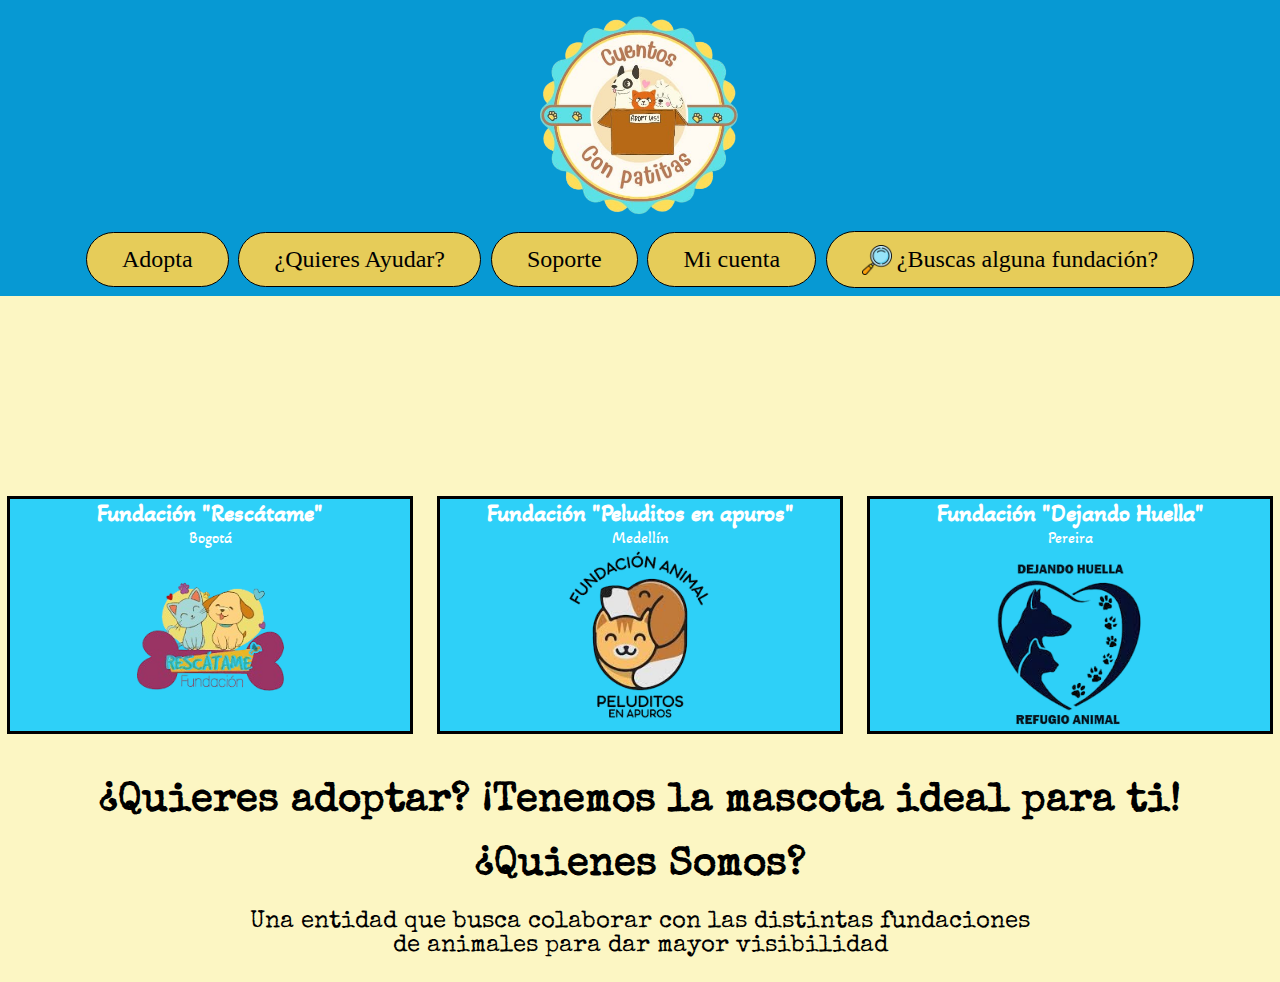
<file: Proyecto_CP_3068389_HTML-CSS/index.html>
<!DOCTYPE html>
<html lang="en">

<head>
    <meta charset="UTF-8">
    <meta name="viewport" content="width=device-width, initial-scale=1.0">
    <title>Inicio</title>
    <!--Hoja de estilos-->
    <link rel="stylesheet" href="CSS/estilos.css">
    <!--Icono de la cabecera-->
    <link rel="shortcut icon" href="assets/imagen_logo.png" type="image/x-icon">
    <!--Hoja de estilos de letras de googlefonts (NOTA: Solo se cambia el ultimo link si quiere otra fuente)-->
    <link rel="preconnect" href="https://fonts.googleapis.com">
    <link rel="preconnect" href="https://fonts.gstatic.com" crossorigin>
    <!--Fuente letra imagenes fundaciones-->
    <link href="https://fonts.googleapis.com/css2?family=Akaya+Kanadaka&family=Noto+Sans:ital,wght@0,100..900;1,100..900&family=Special+Elite&display=swap" rel="stylesheet">
    <!--Fuente letra main-->
    <link href="https://fonts.googleapis.com/css2?family=Noto+Sans:ital,wght@0,100..900;1,100..900&family=Special+Elite&display=swap" rel="stylesheet">
</head>

<body>
    <header>
        <nav class="navegacion">
            <img src="assets/imagen_logo.png" alt="imagen_logo">
            <div class="enlaces">
                <a href="enciclopedia.html">Adopta</a>
                <a href="donaciones.html">¿Quieres Ayudar?</a>
                <a href="adopcion.html">Soporte</a>
                <a href="cuenta.html">Mi cuenta</a>
                <a href=""><img class="lupa" src="assets/lupa_busqueda.jpg" alt="lupa busqueda">¿Buscas alguna
                    fundación?</a>
            </div>
        </nav>
    </header>
    <main class="container">
        <div class="fundacion">
            <h2>Fundación "Rescátame"</h2>
            <p>Bogotá</p>
            <img src="assets/fundacion_1.png" alt="Fundación 1">
        </div>
        <div class="fundacion">
            <h2>Fundación "Peluditos en apuros"</h2>
            <p>Medellín</p>
            <img src="assets/fundacion_2.png" alt="Fundación 2">
        </div>
        <div class="fundacion">
            <h2>Fundación "Dejando Huella"</h2>
            <p>Pereira</p>
            <img src="assets/fundacion_3.png" alt="Fundación 3">
        </div>
    </main>
    <section>
        <h1>¿Quieres adoptar? ¡Tenemos la mascota ideal para ti!</h1>
        <h1>¿Quienes Somos?</h1>
        <p>Una entidad que busca colaborar con las distintas fundaciones <br>de animales para dar mayor visibilidad</p>
    </section>
</body>

</html>
</file>
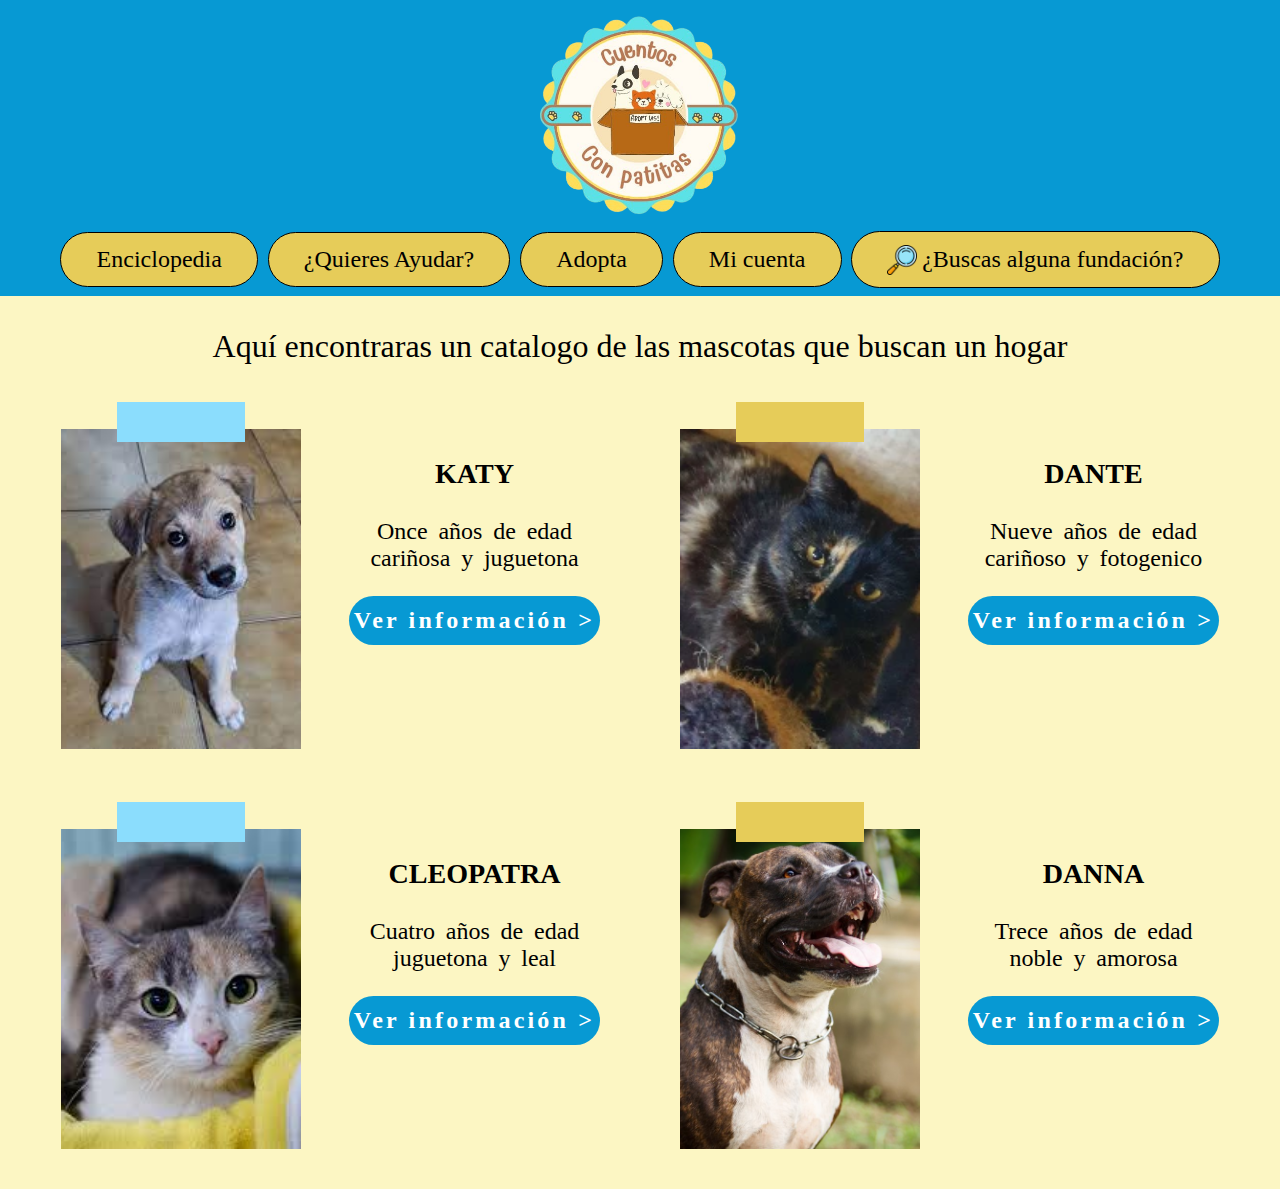
<file: Proyecto_CP_3068389_HTML-CSS/adopcion.html>
<!DOCTYPE html>
<html lang="en">

<head>
    <meta charset="UTF-8">
    <meta name="viewport" content="width=device-width, initial-scale=1.0">
    <title>Adopción</title>
    <!--Hoja de estilos-->
    <link rel="stylesheet" href="CSS/adopcion.css">
    <!--Icono de la cabecera-->
    <link rel="shortcut icon" href="assets/imagen_logo.png" type="image/x-icon">
</head>

<body>
    <header>
        <nav class="navegacion">
            <img src="assets/imagen_logo.png" alt="imagen_logo">
            <div class="enlaces">
                <a href="enciclopedia.html">Enciclopedia</a>
                <a href="donaciones.html">¿Quieres Ayudar?</a>
                <a href="adopcion.html">Adopta</a>
                <a href="cuenta.html">Mi cuenta</a>
                <a href=""><img class="lupa" src="assets/lupa_busqueda.jpg" alt="lupa busqueda">¿Buscas alguna
                    fundación?</a>
            </div>
        </nav>
    </header>
    <main>
        <p>Aquí encontraras un catalogo de las mascotas que buscan un hogar</p>
        <div class="catalogo">
            <div class="mascota">
                <div></div>
                <div class="datos-mascota">
                    <img src="assets/adopcion_imagen_1.jpg" alt="mascota_1_adoptar">
                    <div class="informacion-mascota">
                        <h3>KATY</h3>
                        <p>Once años de edad <br>cariñosa y juguetona</p>
                        <button>Ver información ></button>
                    </div>
                </div>
            </div>
            <div class="mascota">
                <div></div>
                <div class="datos-mascota">
                    <img src="assets/adopcion_imagen_3.jpg" alt="mascota_3_adoptar">
                    <div class="informacion-mascota">
                        <h3>DANTE</h3>
                        <p>Nueve años de edad <br>cariñoso y fotogenico</p>
                        <button>Ver información ></button>
                    </div>
                </div>
            </div>
            <div class="mascota">
                <div></div>
                <div class="datos-mascota">
                    <img src="assets/adopcion_imagen_2.jpg" alt="mascota_2_adoptar">
                    <div class="informacion-mascota">
                        <h3>CLEOPATRA</h3>
                        <p>Cuatro años de edad <br>juguetona y leal</p>
                        <button>Ver información ></button>
                    </div>
                </div>
            </div>
            <div class="mascota">
                <div></div>
                <div class="datos-mascota">
                    <img src="assets/adopcion_imagen_4.jpg" alt="mascota_4_adoptar">
                    <div class="informacion-mascota">
                        <h3>DANNA</h3>
                        <p>Trece años de edad <br>noble y amorosa</p>
                        <button>Ver información ></button>
                    </div>
                </div>
            </div>
        </div>
    </main>
</body>

</html>
</file>
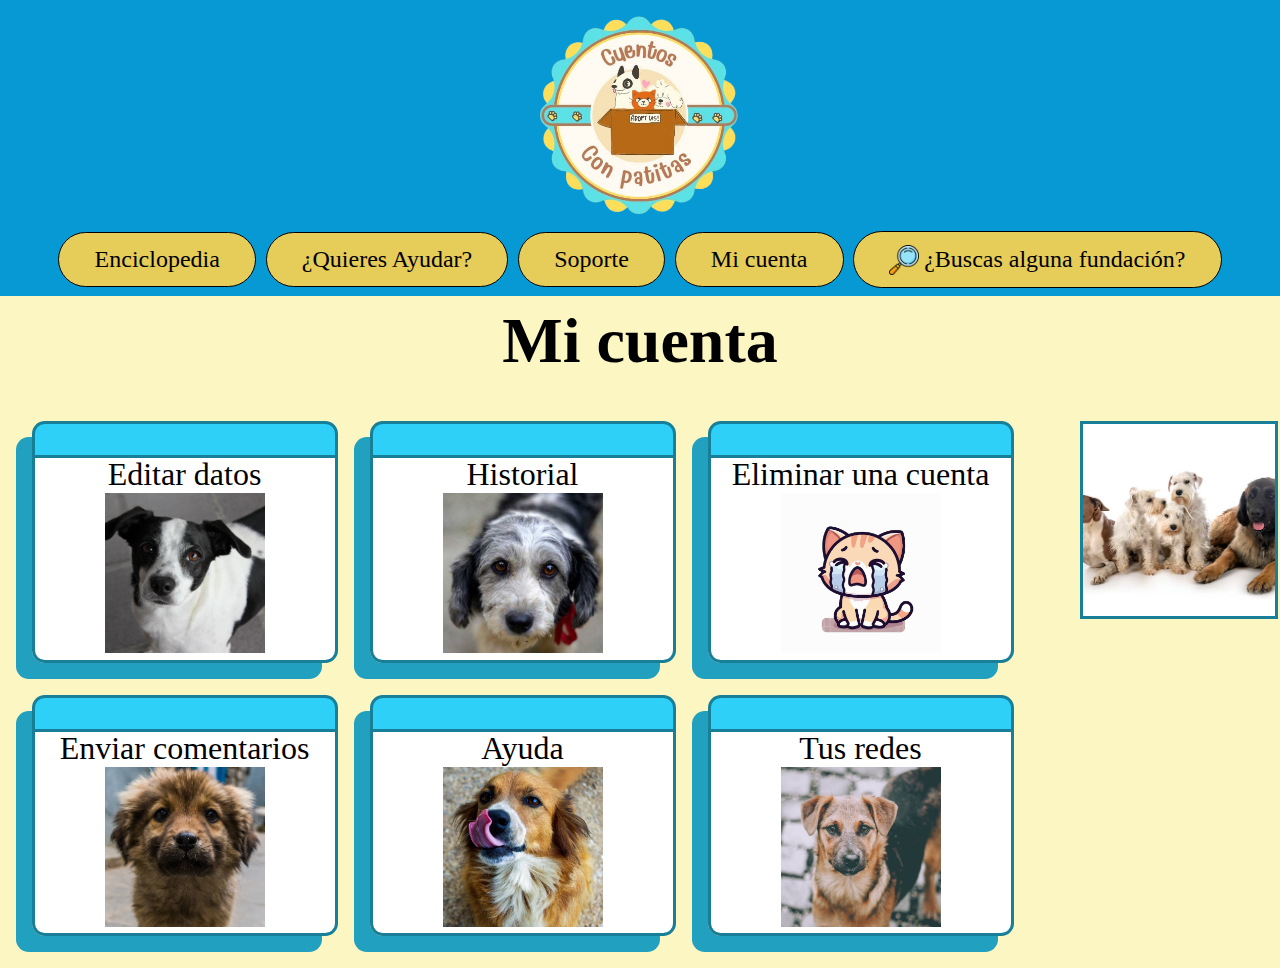
<file: Proyecto_CP_3068389_HTML-CSS/cuenta.html>
<!DOCTYPE html>
<html lang="en">

<head>
    <meta charset="UTF-8">
    <meta name="viewport" content="width=device-width, initial-scale=1.0">
    <title>Mi cuenta</title>
    <!--Hoja de estilos-->
    <link rel="stylesheet" href="CSS/cuenta.css">
    <!--Icono de la cabecera-->
    <link rel="shortcut icon" href="assets/imagen_logo.png" type="image/x-icon">
</head>

<body>
    <header>
        <nav class="navegacion">
            <img src="assets/imagen_logo.png" alt="imagen_logo">
            <div class="enlaces">
                <a href="enciclopedia.html">Enciclopedia</a>
                <a href="donaciones.html">¿Quieres Ayudar?</a>
                <a href="">Soporte</a>
                <a href="cuenta.html">Mi cuenta</a>
                <a href=""><img class="lupa" src="assets/lupa_busqueda.jpg" alt="lupa busqueda">¿Buscas alguna
                    fundación?</a>
            </div>
        </nav>
    </header>
    <main class="container">
        <h1>Mi cuenta</h1>
        <div class="secciones">
            <div class="seccion_1">
                <a href="">Editar datos<img src="assets/cuenta_editar_datos.png" alt=""></a>
                <a href="">Historial<img src="assets/cuenta_historial.png" alt=""></a>
                <a href="">Eliminar una cuenta<img src="assets/cuenta_eliminar.png" alt="eliminar_cuenta"></a>
                <a href="">Enviar comentarios<img src="assets/cuenta_enviar_comentarios.jpg" alt=""></a>
                <a href="">Ayuda<img src="assets/cuenta_ayuda.png" alt=""></a>
                <a href="">Tus redes<img src="assets/cuenta_redes.png" alt=""></a>
            </div>
            <div class="seccion_2">
                <a href=""><img src="assets/cuenta_opcional.png" alt=""></a>
            </div>
        </div>
    </main>
</body>

</html>
</file>
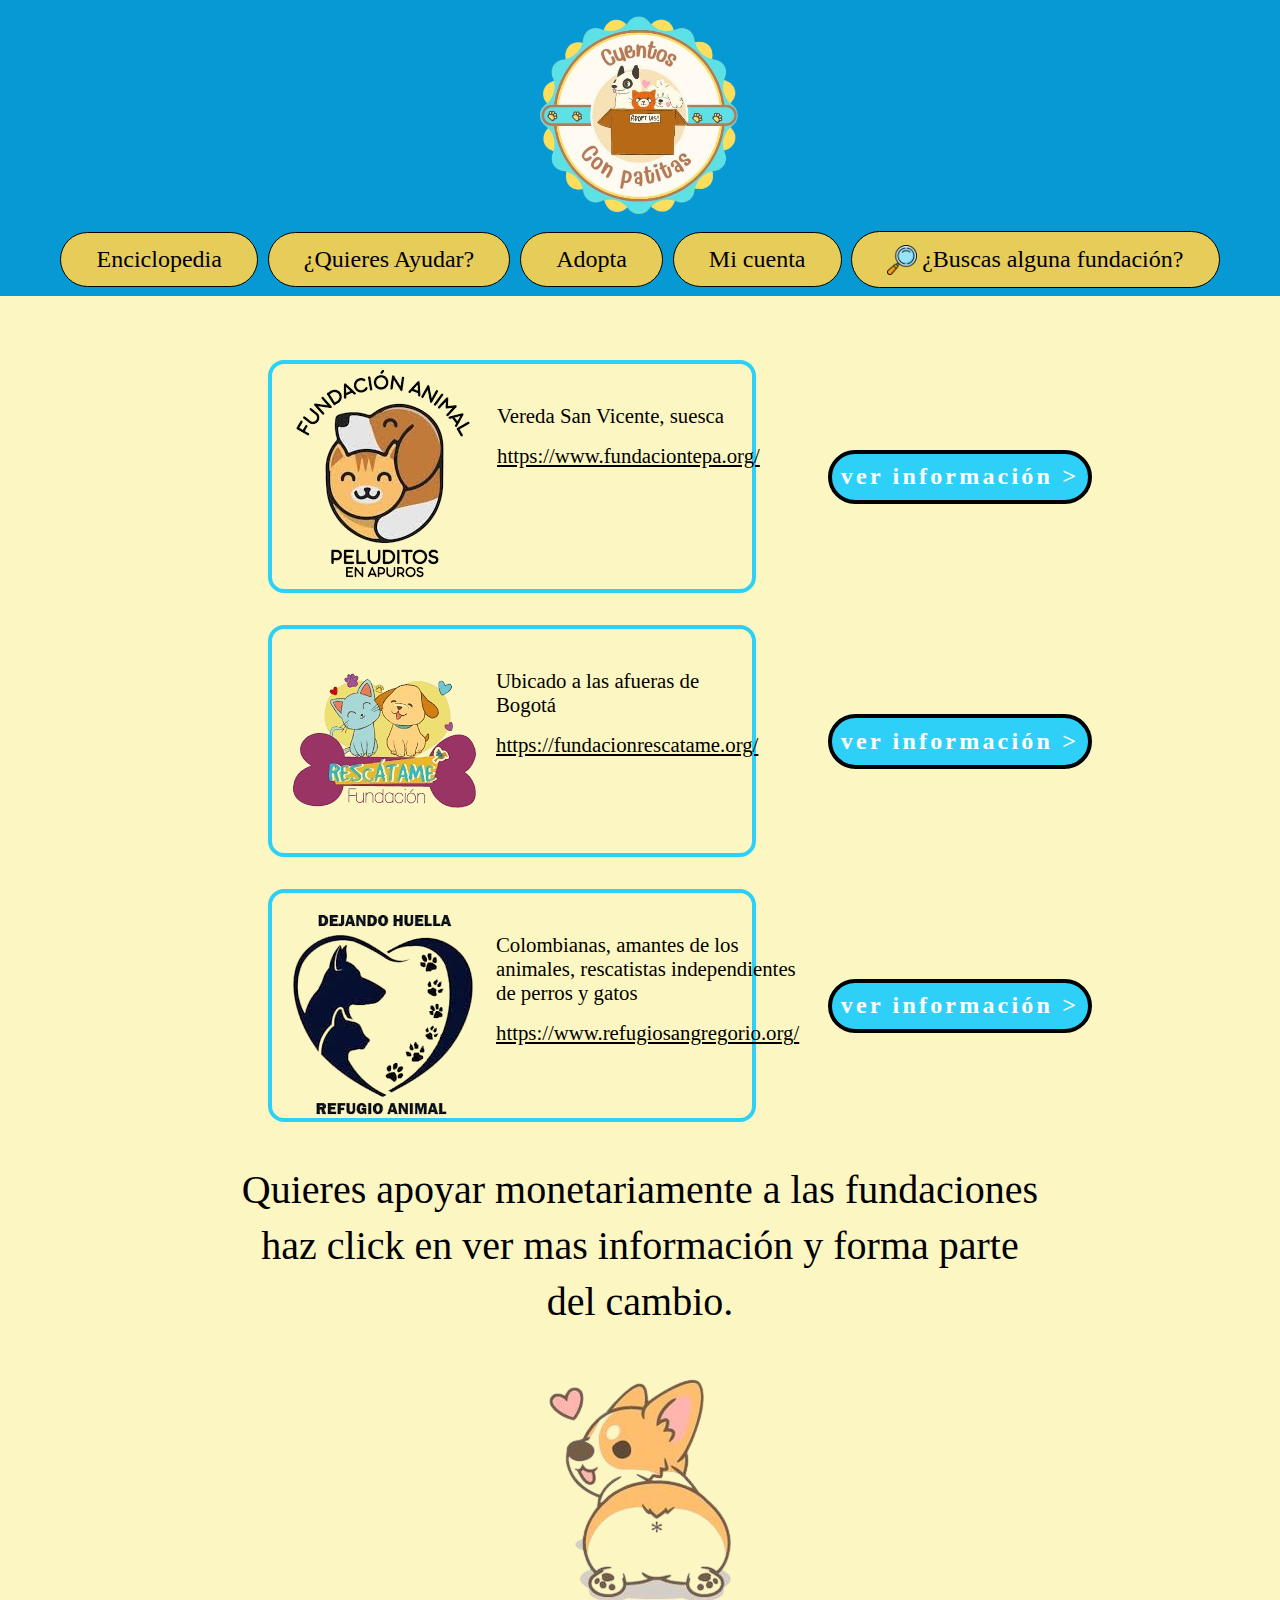
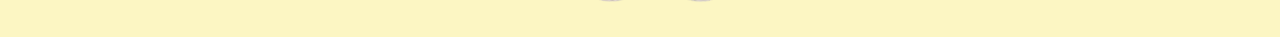
<file: Proyecto_CP_3068389_HTML-CSS/donaciones.html>
<!DOCTYPE html>
<html lang="en">

<head>
    <meta charset="UTF-8">
    <meta name="viewport" content="width=device-width, initial-scale=1.0">
    <title>Donaciones</title>
    <!--Hoja de estilos-->
    <link rel="stylesheet" href="CSS/donaciones.css">
    <!--Icono de la cabecera-->
    <link rel="shortcut icon" href="assets/imagen_logo.png" type="image/x-icon">
</head>

<body>
    <header>
        <nav class="navegacion">
            <img src="assets/imagen_logo.png" alt="imagen_logo">
            <div class="enlaces">
                <a href="enciclopedia.html">Enciclopedia</a>
                <a href="donaciones.html">¿Quieres Ayudar?</a>
                <a href="adopcion.html">Adopta</a>
                <a href="cuenta.html">Mi cuenta</a>
                <a href=""><img class="lupa" src="assets/lupa_busqueda.jpg" alt="lupa busqueda">¿Buscas alguna
                    fundación?</a>
            </div>
        </nav>
    </header>
    <main class="container">
        <div class="seccion_1">
            <div class="fundacion">
                <div>
                    <img src="assets/fundacion_2.png" alt="fundacion 1">
                    <div class="contenido">
                        <p>Vereda San Vicente, suesca</p>
                        <a href="https://www.fundaciontepa.org/" target="_blank">https://www.fundaciontepa.org/</a>
                    </div>
                </div>
                <a href="https://www.fundaciontepa.org/" target="_blank">ver información ></a>
            </div>
            <div class="fundacion">
                <div>
                    <img src="assets/fundacion_1.png" alt="fundacion 2">
                    <div class="contenido">
                        <p>Ubicado a las afueras de Bogotá</p>
                        <a href="https://fundacionrescatame.org/">https://fundacionrescatame.org/</a>
                    </div>
                </div>
                <a href="https://fundacionrescatame.org/" target="_blank">ver información ></a>
            </div>
            <div class="fundacion">
                <div>
                    <img src="assets/fundacion_3.png" alt="fundacion 3">
                    <div class="contenido">
                        <p>Colombianas, amantes de los animales, rescatistas independientes de perros y gatos</p>
                        <a href="https://www.refugiosangregorio.org/">https://www.refugiosangregorio.org/</a>
                    </div>
                </div>
                <a href="https://www.refugiosangregorio.org/" target="_blank">ver información ></a>
            </div>
        </div>
        <div class="seccion_2">
            <p>
                Quieres apoyar monetariamente a las fundaciones haz click en ver mas información y forma parte del
                cambio.
            </p>
            <img src="assets/donaciones_perrito.png" alt="perrito">
        </div>
    </main>
</body>

</html>
</file>
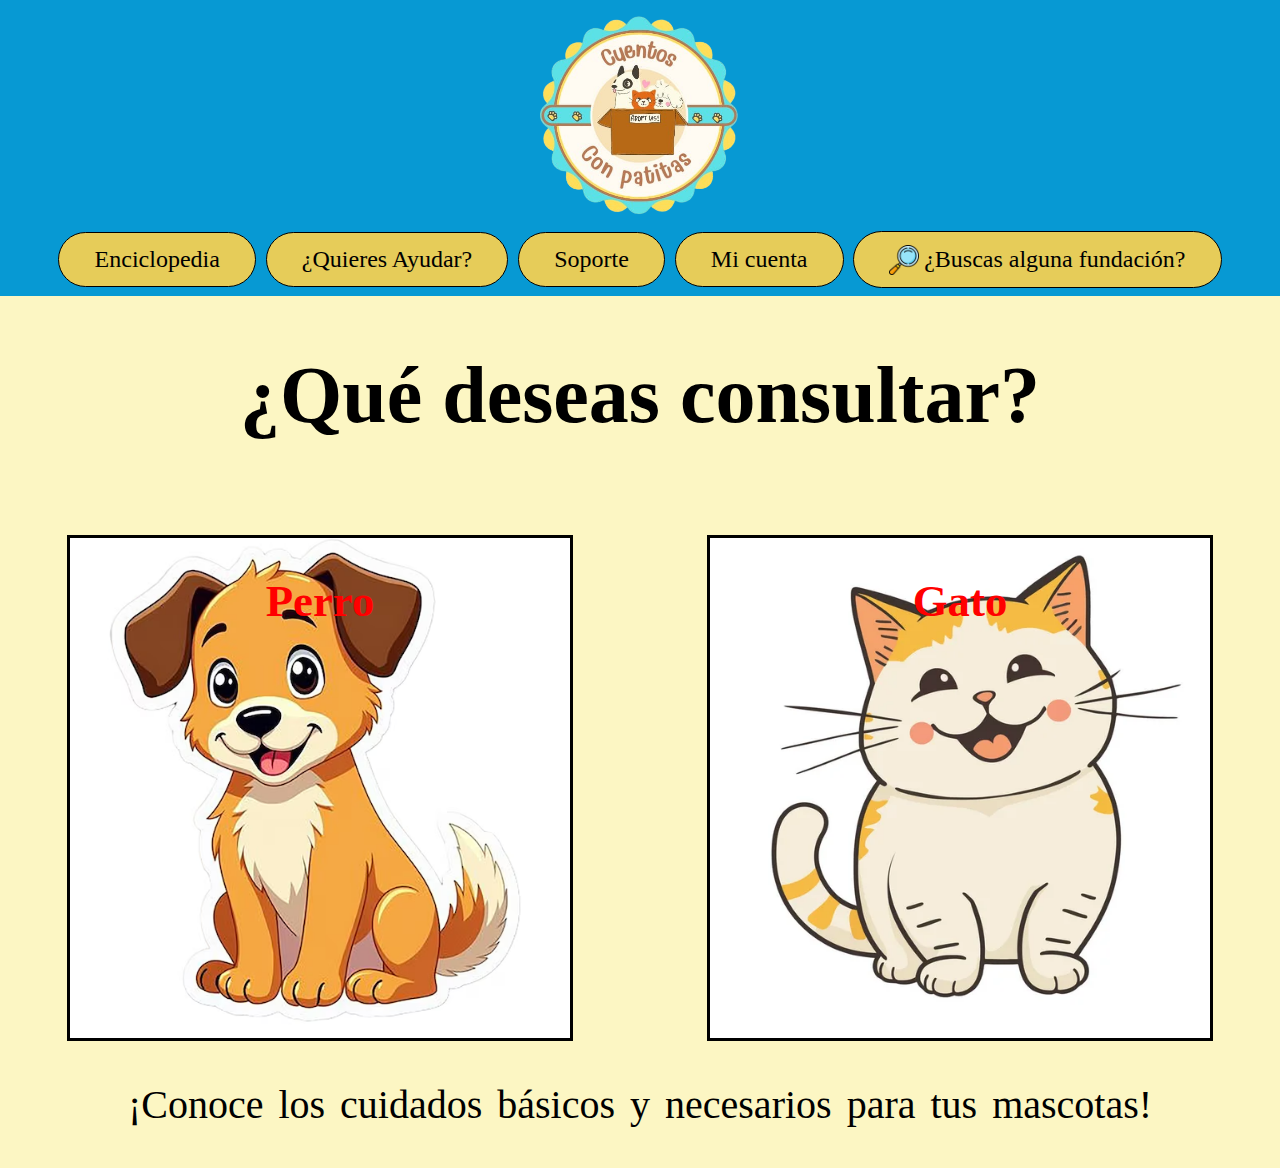
<file: Proyecto_CP_3068389_HTML-CSS/enciclopedia.html>
<!DOCTYPE html>
<html lang="en">

<head>
    <meta charset="UTF-8">
    <meta name="viewport" content="width=device-width, initial-scale=1.0">
    <title>Enciclopedia</title>
    <!--Insercción hoja de estilos-->
    <link rel="stylesheet" href="CSS/enciclopedia.css">
    <!--Icon al lado del título-->
    <link rel="icon" href="assets/imagen_logo.png">
</head>

<body>
    <header>
        <nav class="navegacion">
            <img src="assets/imagen_logo.png" alt="imagen_logo">
            <div class="enlaces">
                <a href="index.html">Enciclopedia</a>
                <a href="donaciones.html">¿Quieres Ayudar?</a>
                <a href="adopcion.html">Soporte</a>
                <a href="cuenta.html">Mi cuenta</a>
                <a href=""><img class="lupa" src="assets/lupa_busqueda.jpg" alt="lupa busqueda">¿Buscas alguna
                    fundación?</a>
            </div>
        </nav>
    </header>
    <main class="contenido">
        <h1>¿Qué deseas consultar?</h1>
        <div class="enciclopedias">
            <a href="" class="enciclopedia">
                <img src="assets/enciclopedia_libro_perro.png" alt="" clas>
                <h2>Perro</h2>
            </a>
            <a href="" class="enciclopedia">
                <img src="assets/enciclopedia_libro_gato.png" alt="" clas>
                <h2>Gato</h2>
            </a>
        </div>
        <p>¡Conoce los cuidados básicos y necesarios para tus mascotas!</p>
    </main>
</body>

</html>
</file>
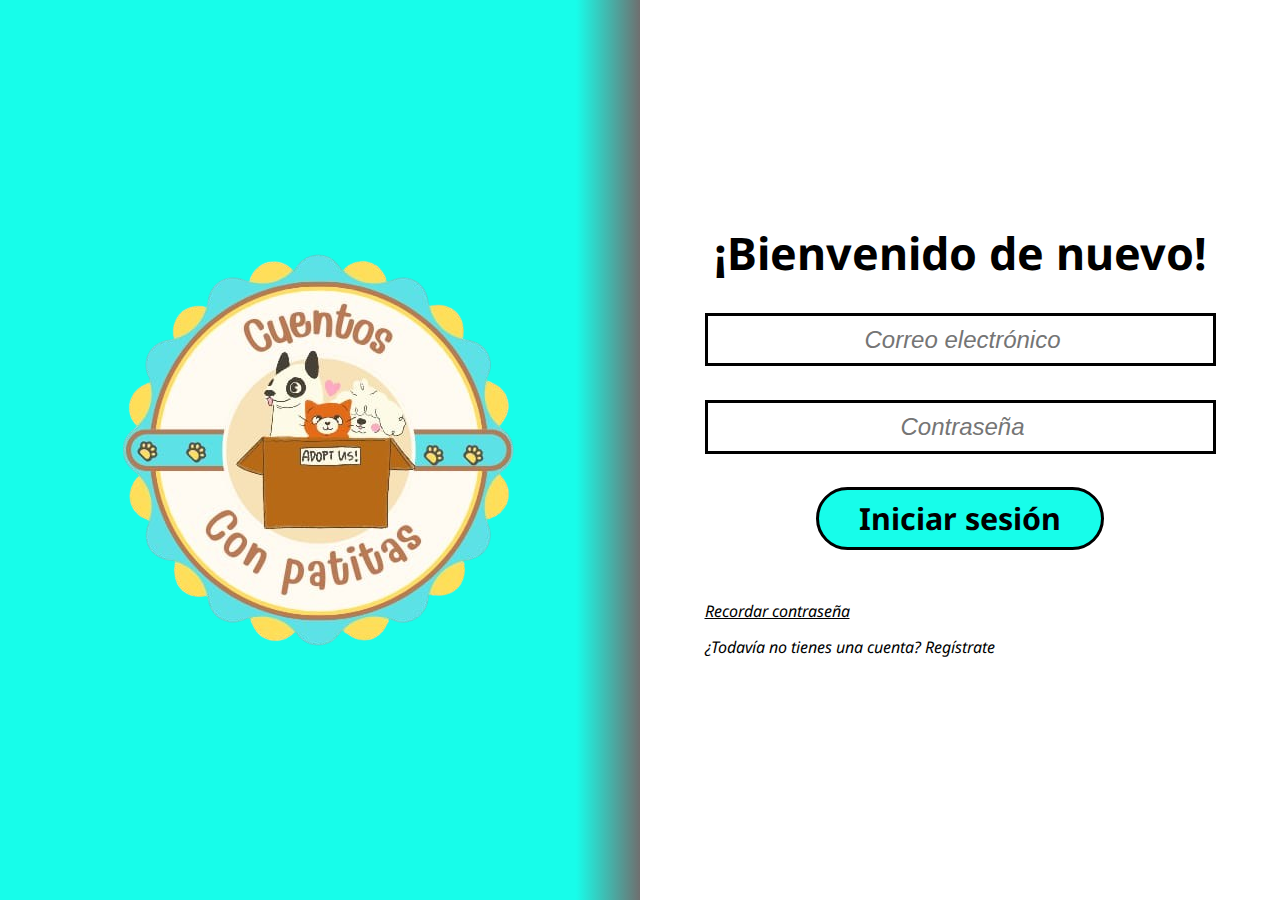
<file: Proyecto_CP_3068389_HTML-CSS/inicio_sesion.html>
<!DOCTYPE html>
<html lang="en">

<head>
    <meta charset="UTF-8">
    <meta name="viewport" content="width=device-width, initial-scale=1.0">
    <title>Inicio Sesión</title>
    <!--Insercción hoja de estilos-->
    <link rel="stylesheet" href="CSS/inicio_sesion.css">
    <!--Icon al lado del título-->
    <link rel="icon" href="assets/imagen_logo.png">
    <!--Fuente de letra de googlefonts-->
    <link rel="preconnect" href="https://fonts.googleapis.com">
    <link rel="preconnect" href="https://fonts.gstatic.com" crossorigin>
    <link href="https://fonts.googleapis.com/css2?family=Noto+Sans:ital,wght@0,100..900;1,100..900&display=swap"
        rel="stylesheet">
</head>

<body>
    <main class="container">
        <div class="logo">
            <img src="assets/imagen_logo.png" alt="Logo">
        </div>
        <div class="inicio">
            <div class="formulario">
                <h1>¡Bienvenido de nuevo!</h1>
                <!--Para el proceso de datos se usa POST pero con un backend ya implementado pero si no requiere el procesar datos usa GET-->
                <form action="cuenta.html" method="post">
                    <input type="email" name="usuario" placeholder="Correo electrónico" required>
                    <input type="password" name="contrasenia" placeholder="Contraseña" required>
                    <button type="submit"><b>Iniciar sesión</b></button>
                </form>
                <a href="">Recordar contraseña</a>
                <br>
                <a href="registro.html">¿Todavía no tienes una cuenta? Regístrate</a>
            </div>
        </div>
    </main>
</body>

</html>
</file>
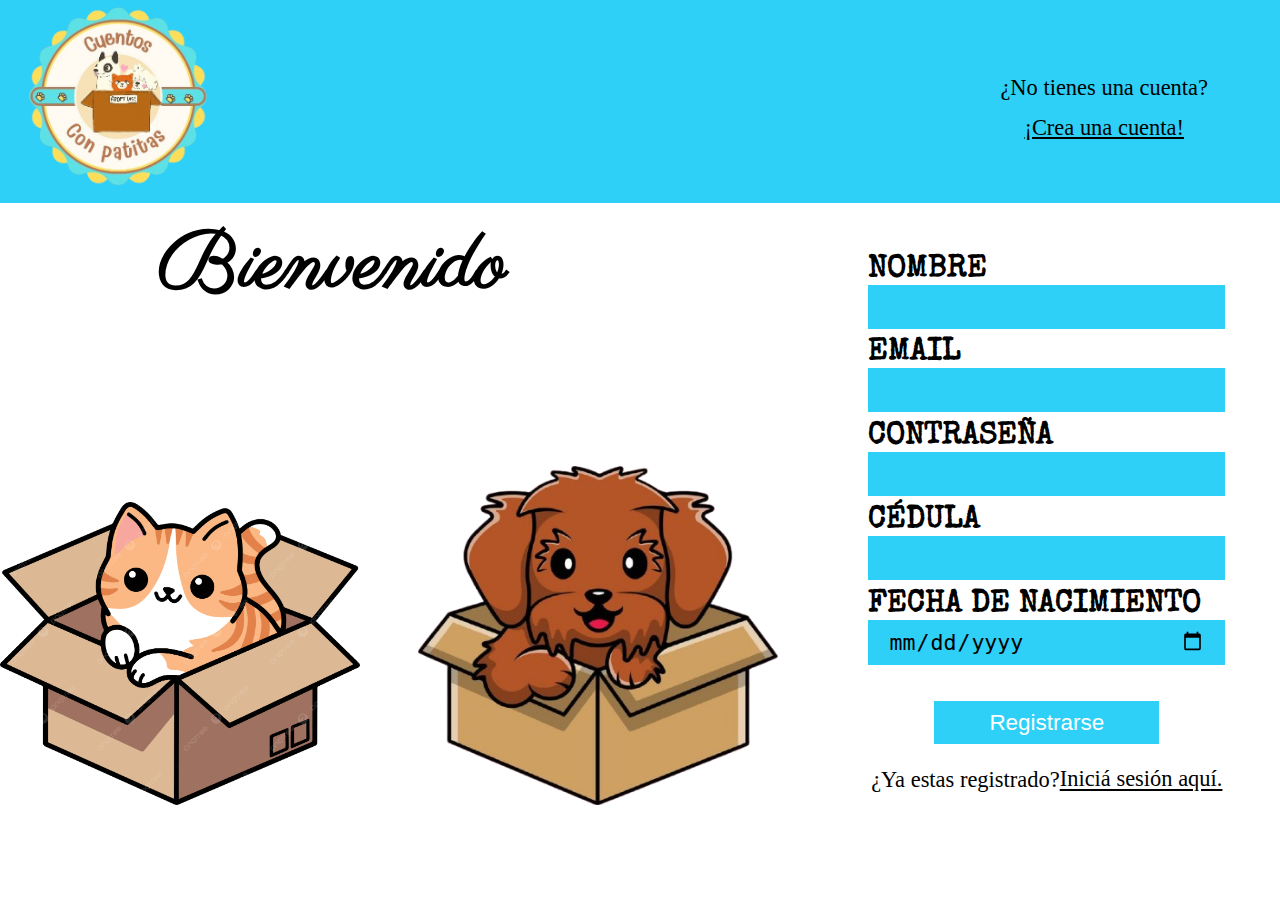
<file: Proyecto_CP_3068389_HTML-CSS/registro.html>
<!DOCTYPE html>
<html lang="en">

<head>
    <meta charset="UTF-8">
    <meta name="viewport" content="width=device-width, initial-scale=1.0">
    <title>Registro</title>
    <!--Insercción hoja de estilos-->
    <link rel="stylesheet" href="CSS/registro.css">
    <!--Icon al lado del título-->
    <link rel="icon" href="assets/imagen_logo.png">
    <!--Hoja de estilos de letras de googlefonts (NOTA: Solo se cambia el ultimo link si quiere otra fuente)-->
    <link rel="preconnect" href="https://fonts.googleapis.com">
    <link rel="preconnect" href="https://fonts.gstatic.com" crossorigin>
    <!--Fuente cursiva Bienvenidos-->
    <link href="https://fonts.googleapis.com/css2?family=Cookie&family=Parisienne&display=swap" rel="stylesheet">
    <!--Fuente letra labels-->
    <link href="https://fonts.googleapis.com/css2?family=Noto+Sans:ital,wght@0,100..900;1,100..900&family=Special+Elite&display=swap" rel="stylesheet">
</head>

<body>
    <header class="cabecera">
        <nav class="navegacion">
            <img src="assets/imagen_logo.png" alt="imagen_logo" class="logo">
            <div class="enlaces_registro">
                <p>¿No tienes una cuenta?</p>
                <a href="registro.html">¡Crea una cuenta!</a>
            </div>
        </nav>
    </header>
    <main class="container">
        <div class="seccion_1">
            <h1>Bienvenido</h1>
            <img src="assets/registro_caja_gato.png" alt="">
            <img src="assets/registro_caja_perro.png" alt="">
        </div>
        <div class="seccion_2">
            <form action="" method="">
                <labeL for="usuario">NOMBRE</labeL>
                <input type="text">
                <label for="correo">EMAIL</label>
                <input type="email">
                <label for="clave">CONTRASEÑA</label>
                <input type="password">
                <label for="cedula">CÉDULA</label>
                <input type="number">
                <label for="fecha_nacimiento">FECHA DE NACIMIENTO</label>
                <input type="date">
                <button>Registrarse</button>
                <div>
                    <p>¿Ya estas registrado?</p><a href="inicio_sesion.html">Iniciá sesión aquí.</a>
                </div>
            </form>
        </div>
    </main>
</body>

</html>
</file>
<file: Proyecto_CP_3068389_HTML-CSS/CSS/estilos.css>
/*reducción de margenes de 8px en todo el body de la página y ajuste de tamaño de letra------------------------*/

body {
  margin: 0;
  background-color: #fcf6c3;
}
/*Diseño de la cabecera y la navegación -----------------------------------------------------------------------*/
.navegacion {
  background-color: #0799d3;
  padding-bottom: 0.5rem;
}
/*Selección de hijo directo para cambiar solo el tamaño del logo*/
.navegacion > img {
  width: 12.5rem;
  padding: 1rem 0rem;
}
.navegacion,
.enlaces,
.enlaces a {
  display: flex;
}
.navegacion,
.enlaces {
  align-items: center;
  flex-wrap: wrap;
}
.navegacion {
  justify-content: space-around;
}
.enlaces {
  justify-content: center;
  gap: 0.6rem;
}
.enlaces a {
  background-color: #e6cc59;
  color: #000;
  font-family: "Rockwell Condensed";
  font-size: 1.5rem;
  text-decoration: none;
  padding: 0.8rem 2.2rem;
  border: 0.1rem solid #000;
  border-radius: 3.1rem;
  display: inline-flex;
  align-items: center;
  column-gap: 0.3rem;
}
.enlaces a:hover {
  color: #fff;
  background-color: #ffff00;
}
.lupa {
  width: 1.87rem;
}
/*Diseño del main o cuerpo de la página------------------------------------------------------------------------*/
.container {
  display: flex;
  justify-content: center;
  flex-wrap: wrap;
  padding-top: 12.5rem;
  gap: 1.5rem;
}
.fundacion {
  background-color: #2ed0f8;
  border: 3px solid #000;
  color: #fff;
  width: 25rem;
  height: auto;
}
.fundacion h2,
.fundacion p {
  margin: 0;
  text-align: center;
  font-family: "Akaya Kanadaka", serif;
}
.fundacion img {
  object-fit: contain;
  width: 100%;
  height: 11.2rem;
}
/*Diseño del section de la página -----------------------------------------------------------------------------*/
section {
  padding-top: 1.5rem;
  /*font-family: "Rockwell Condensed";*/
  font-family: "Special Elite", serif;
  text-align: center;
}
section h1 {
  margin: 1.5rem 0 0 0;
  font-size: 2.5rem;
}
section p {
  font-size: 1.5rem;
}
/*Media queries para ajustes de la página (responsive design) -------------------------------------------------*/
/*Ajuste de pantalla menor ha 540px (pc)*/
@media all and (max-width: 540px) {
  html {
    width: 540px;
  }
}
/* Pantallas desde (1367 - 768) px hasta (1920 - 1200) px*/
@media all and (min-width: 1367px) and (max-width: 1920px) {
  .navegacion > img {
    width: 13rem;
  }
  .enlaces a {
    font-size: 1.6rem;
    padding: 0.9rem 2rem;
  }
  .container {
    gap: 1.5rem;
  }
  .fundacion {
    width: 25rem;
  }
  .fundacion img {
    height: 12rem;
  }
  section h1 {
    font-size: 2.7rem;
  }
  section p {
    font-size: 1.6rem;
  }
}
/*  Pantallas desde (1921 - 1200) px hasta (2560 - 1440) px*/
@media all and (min-width: 1921px) and (max-width: 2560px) {
  .navegacion > img {
    width: 17rem;
  }
  .enlaces a {
    font-size: 2rem;
    padding: 1.3rem 3rem;
  }
  .container {
    gap: 2rem;
  }
  .fundacion {
    width: 28rem;
  }
  .fundacion img {
    height: 15rem;
  }
  section h1 {
    font-size: 3.5rem;
  }
  section p {
    font-size: 2rem;
  }
}
/*  Pantallas desde (2561 - 1440) px hasta (5121 - 2880) px*/
@media all and (min-width: 2561px) and (max-width: 5121px) {
  .navegacion > img {
    width: 20rem;
  }
  .enlaces a {
    font-size: 2.5rem;
    padding: 1.5rem 3.5rem;
  }
  .container {
    gap: 2.5rem;
  }
  .fundacion {
    font-size: 1.5rem;
    width: 38rem;
  }
  .fundacion img {
    height: 18rem;
  }
  section h1 {
    font-size: 4rem;
  }
  section p {
    font-size: 2.5rem;
  }
}
/* Pantallas de mas de (5122 - 2880) px*/
@media all and (min-width: 5122px) {
  html {
    font-size: 2rem;
  }
  .container {
     padding-top: 6.5rem;
  }
}
</file>
<file: Proyecto_CP_3068389_HTML-CSS/CSS/adopcion.css>
body {
  margin: 0;
  background-color: #fcf6c3;
  font-family: "Rockwell Condensed";
}
/*Diseño de la cabecera y la navegación -----------------------------------------------------------------------*/
.navegacion {
  background-color: #0799d3;
  padding-bottom: 0.5rem;
}
/*Selección de hijo directo para cambiar solo el tamaño del logo*/
.navegacion > img {
  width: 12.5rem;
  padding: 1rem 0rem;
}
.navegacion,
.enlaces,
.enlaces a {
  display: flex;
}
.navegacion,
.enlaces {
  align-items: center;
  flex-wrap: wrap;
}
.navegacion {
  justify-content: space-around;
}
.enlaces {
  justify-content: center;
  gap: 0.6rem;
}
.enlaces a {
  background-color: #e6cc59;
  color: #000;
  font-size: 1.5rem;
  text-decoration: none;
  padding: 0.8rem 2.2rem;
  border: 0.1rem solid #000;
  border-radius: 3.1rem;
  display: inline-flex;
  align-items: center;
  column-gap: 0.3rem;
}
.enlaces a:hover {
  color: #fff;
  background-color: #ffff00;
}
.lupa {
  width: 1.87rem;
}
/*Seccion del main --------------------------------------------------------------------------------------------*/
main {
  margin-bottom: 2.5rem;
}
main > p {
  font-size: 2rem;
  text-align: center;
}
.catalogo {
  margin-top: 4rem;
  display: flex;
  flex-wrap: wrap;
  justify-content: center;
  gap: 5rem;
}
.mascota {
  position: relative;
}
.mascota div:nth-last-of-type(2) {
  width: 8rem;
  height: 2.5rem;
  background-color: #e6cc59;
  position: absolute;
  left: 3.5rem;
  bottom: 19.2rem;
}
.catalogo .mascota:nth-child(odd) div:empty {
  background: #8bddfd;
}
.datos-mascota img {
  width: 15rem;
  height: 20rem;
  object-fit: cover;
}
.datos-mascota {
  display: flex;
  gap: 3rem;
}
.informacion-mascota {
  text-align: center;
  font-size: 1.5rem;
  word-spacing: 0.3rem;
}
.informacion-mascota button {
  font-family: "Rockwell Condensed";
  font-size: 1.5rem;
  font-weight: bold;
  background-color: #0799d3;
  border: none;
  color: #fff;
  padding: 0.7rem 0.3rem;
  border-radius: 5rem;
  letter-spacing: 0.2rem;
  cursor: pointer;
}
.informacion-mascota button:hover {
  background-color: #ffff00;
  color: #000;
  font-weight: bold;
}
/*Media queries para ajustes de la página (responsive design) -------------------------------------------------*/
/*Ajuste de pantalla menor ha 557px (pc)*/
@media all and (max-width: 557px) {
  html {
    width: 557px;
  }
}
/*Ajustes para una pantalla con resolucion de 1820 px - 2559 px*/
@media all and (min-width: 1820px) and (max-width: 2559px) {
  .navegacion > img {
    width: 15rem;
  }
  .enlaces {
    gap: 0.9rem;
  }
  .enlaces a {
    font-size: 2rem;
  }
  .lupa {
    width: 2.5rem;
  }
  main > p {
    font-size: 2.4rem;
  }
  .catalogo {
    justify-content: center;
    width: 90rem;
    margin: 0 auto;
  }
  .informacion-mascota {
    font-size: 1.7rem;
  }
  .informacion-mascota button {
    font-size: 1.7rem;
  }
}
/*Ajustes para una pantalla con resolucion de 2560 px - 4095 px*/
@media all and (min-width: 2560px) and (max-width: 4095px) {
  .navegacion > img {
    width: 18rem;
  }
  .enlaces {
    gap: 0.9rem;
  }
  .enlaces a {
    font-size: 2.5rem;
  }
  .lupa {
    width: 3rem;
  }
  main > p {
    font-size: 3rem;
  }
  .catalogo {
    justify-content: flex-start;
    width: 150rem;
    margin-left: auto;
    margin-right: auto;
  }
  .mascota div:nth-last-of-type(2) {
    width: 13rem;
    height: 3.5rem;
    left: 3.5rem;
    bottom: 27rem;
  }
  .datos-mascota img {
    width: 20rem;
    height: 28rem;
  }
  .informacion-mascota {
    font-size: 2.3rem;
  }
  .informacion-mascota button {
    font-size: 2.3rem;
  }
}
/*Ajustes para una pantalla con resolucion de 4096 px - 5121 px*/
@media all and (min-width: 4096px) and (max-width: 5121px) {
  .navegacion > img {
    width: 23rem;
  }
  .enlaces {
    gap: 1.2rem;
  }
  .enlaces a {
    border-radius: 8rem;
    font-size: 3.5rem;
    padding: 1.5rem 3.7rem;
  }
  .lupa {
    width: 4rem;
  }
  main > p {
    font-size: 4.5rem;
  }
  .catalogo {
    margin-top: 8rem;
  }
  .mascota div:nth-last-of-type(2) {
    width: 16rem;
    height: 4.5rem;
    left: 3.5rem;
    bottom: 30rem;
  }
  .datos-mascota img {
    width: 23rem;
    height: 31rem;
  }
  .informacion-mascota {
    font-size: 2.6rem;
  }
  .informacion-mascota button {
    font-size: 2.6rem;
  }
}
/* Pantallas de mas de (5122 - 2880) px*/
@media all and (min-width: 5122px) {
  html {
    font-size: 2.1rem;
  }
  .navegacion > img {
    width: 14rem;
  }
  .enlaces {
    gap: 1.2rem;
  }
  .enlaces a {
    border-radius: 8rem;
    font-size: 2rem;
    padding: 1rem 2.5rem;
  }
  .lupa {
    width: 2.5rem;
  }
}
</file>
<file: Proyecto_CP_3068389_HTML-CSS/CSS/cuenta.css>
body {
  margin: 0;
  background-color: #fcf6c3;
}
/*Diseño de la cabecera y la navegación -----------------------------------------------------------------------*/
.navegacion {
  background-color: #0799d3;
  padding-bottom: 0.5rem;
}
/*Selección de hijo directo para cambiar solo el tamaño del logo*/
.navegacion > img {
  width: 12.5rem;
  padding: 1rem 0rem;
}
.navegacion,
.enlaces,
.enlaces a {
  display: flex;
}
.navegacion,
.enlaces {
  align-items: center;
  flex-wrap: wrap;
}
.navegacion {
  justify-content: space-around;
}
.enlaces {
  justify-content: center;
  gap: 0.6rem;
}
.enlaces a {
  background-color: #e6cc59;
  color: #000;
  font-family: "Rockwell Condensed";
  font-size: 1.5rem;
  text-decoration: none;
  padding: 0.8rem 2.2rem;
  border: 0.1rem solid #000;
  border-radius: 3.1rem;
  display: inline-flex;
  align-items: center;
  column-gap: 0.3rem;
}
.enlaces a:hover {
  color: #fff;
  background-color: #ffff00;
}
.lupa {
  width: 1.87rem;
}
/*Seccion del main --------------------------------------------------------------------------------------------*/
.container {
  font-family: "Rockwell Condensed";
}
.container h1 {
  font-size: 4rem;
  text-align: center;
  margin-top: 0.5rem;
}
.secciones {
  display: flex;
  flex-wrap: wrap;
}
.seccion_1 {
  display: flex;
  justify-content: center;
  flex-wrap: wrap;
  gap: 2rem;
  width: 65rem;
  margin-left: 2rem;
  margin-bottom: 2rem;
}
.seccion_1 a {
  display: flex;
  justify-content: center;
  align-items: center;
  flex-direction: column;
  border: 0.2rem solid #187f99;
  background: linear-gradient(
    to bottom,
    #2ed0f8 13%,
    #187f99 13% 14.5%,
    #fff 14.5%
  );
  text-decoration: none;
  font-size: 2rem;
  color: #000;
  padding: 2rem 0 0.4rem 0;
  border-radius: 0.8rem;
  width: 18.75rem;
  box-shadow: -1rem 1rem #21a0c0;
}
.seccion_1 img {
  width: 10rem;
  height: 10rem;
  object-fit: cover;
  object-position: 60% 0;
}
.seccion_1 a:nth-child(2) img {
  object-position: 90% 0;
}
.seccion_2 img {
  object-fit: cover;
  border: 0.2rem solid #187f99;
  width: 12rem;
  height: 12rem;
  margin-left: 2rem;
}
/*Media queries para ajustes de la página (responsive design) -------------------------------------------------*/
/*Ajuste de pantalla menor ha 1322px (pc)*/
@media (max-width: 1322px) {
  .seccion_1 {
    margin: 0 auto 2rem auto;
  }
  .seccion_2 {
    margin: 0 auto;
  }
}
@media all and (max-width: 562px) {
  html {
    width: 562px;
  }
}
/* Pantallas desde (1367 - 768)px hasta (1920 - 1200) px (PC pequeña a PC media) */
@media all and (min-width: 1367px) and (max-width: 1920px) {
  html {
    font-size: 1.2vw;
  }
  .navegacion > img {
    width: 10rem;
  }
  .enlaces a {
    font-size: 1.3rem;
    padding: 0.6rem 1.8rem;
  }
  .lupa {
    width: 2rem;
    height: auto;
  }
  .container h1 {
    font-size: 3.5rem;
  }
  .seccion_1 a {
    font-size: 1.8rem;
    padding: 1.5rem 0 0.3rem 0;
    width: 16rem;
  }
  .seccion_1 img {
    width: 8rem;
    height: 8rem;
  }
  .seccion_2 img {
    width: 10rem;
    height: 10rem;
  }
}
/*  Pantallas desde (1921 - 1200) px hasta (2560 - 1440) px (Pc media a Pc grnade) */
@media all and (min-width: 1921px) and (max-width: 2560px) {
  html {
    font-size: 0.7vw;
  }
  .navegacion > img {
    width: 20rem;
  }
  .enlaces a {
    font-size: 2rem;
    padding: 1rem 3rem;
  }
  .lupa {
    width: 2.5rem;
  }
  .container h1 {
    font-size: 5rem;
  }
  .secciones {
    justify-content: center;
  }
  .seccion_1 {
    gap: 3rem;
    width: 85rem;
  }
  .seccion_1 a {
    font-size: 2.5rem;
    width: 22rem;
    padding: 2.5rem 0 0.6rem 0;
    box-shadow: -1.5rem 1.5rem #21a0c0;
  }
  .seccion_1 img {
    width: 12rem;
    height: 12rem;
  }
  .seccion_2 img {
    width: 15rem;
    height: 15rem;
    margin-left: 3rem;
  }
}
/*  Pantallas desde (2561 - 1440) px hasta (5121 - 2880) px (Pc grnade y Pc gamas de alta resolución) */
@media all and (min-width: 2561px) and (max-width: 5121px) {
  html {
    font-size: 0.5vw;
  }
  .navegacion > img {
    width: 30rem;
  }
  .enlaces a {
    font-size: 2.5rem;
    padding: 1.5rem 4rem;
  }
  .lupa {
    width: 3rem;
  }
  .container h1 {
    font-size: 6rem;
  }
  .secciones {
    justify-content: center;
  }
  .seccion_1 {
    gap: 4rem;
    width: 100rem;
  }
  .seccion_1 a {
    font-size: 3rem;
    width: 30rem;
    padding: 3rem 0 1rem 0;
    box-shadow: -2rem 2rem #21a0c0;
  }
  .seccion_1 img {
    width: 15rem;
    height: 15rem;
  }
  .seccion_2 img {
    width: 20rem;
    height: 20rem;
    margin-left: 4rem;
  }
}
/* Pantallas de mas de (5122 - 2880) px*/
@media all and (min-width: 5122px) {
  html {
    font-size: 2.5rem;
  }
  .secciones {
    justify-content: center;
  }
}
</file>
<file: Proyecto_CP_3068389_HTML-CSS/CSS/donaciones.css>
body {
  margin: 0;
  background-color: #fcf6c3;
}
/*Diseño de la cabecera y la navegación -----------------------------------------------------------------------*/
.navegacion {
  background-color: #0799d3;
  padding-bottom: 0.5rem;
}
/*Selección de hijo directo para cambiar solo el tamaño del logo*/
.navegacion > img {
  width: 12.5rem;
  padding: 1rem 0rem;
}
.navegacion,
.enlaces,
.enlaces a {
  display: flex;
}
.navegacion,
.enlaces {
  align-items: center;
  flex-wrap: wrap;
}
.navegacion {
  justify-content: space-around;
}
.enlaces {
  justify-content: center;
  gap: 0.6rem;
}
.enlaces a {
  background-color: #e6cc59;
  color: #000;
  font-family: "Rockwell Condensed";
  font-size: 1.5rem;
  text-decoration: none;
  padding: 0.8rem 2.2rem;
  border: 0.1rem solid #000;
  border-radius: 3.1rem;
  display: inline-flex;
  align-items: center;
  column-gap: 0.3rem;
}
.enlaces a:hover {
  color: #fff;
  background-color: #ffff00;
}
.lupa {
  width: 1.87rem;
}
/*Diseño del main o cuerpo de la página------------------------------------------------------------------------*/
.container {
  display: flex;
  align-items: center;
  font-family: "Rockwell Condensed";
  flex-wrap: wrap;
  margin-bottom: 1rem;
}
.seccion_1 {
  display: flex;
  flex-direction: column;
  gap: 2rem;
  font-size: 1.3rem;
  margin: 4rem 3rem 0 8rem;
}
.fundacion > div {
  display: flex;
  border: 0.3rem solid #2ed0f8;
  border-radius: 1rem;
  width: 30rem;
}
.fundacion {
  display: flex;
  align-items: center;
}
.contenido p {
  margin: 2.5rem 0 1rem 0;
}
.contenido a {
  color: #000;
}
.contenido a:hover {
  color: #7c7c7c;
}
.fundacion > a {
  text-align: center;
  background-color: #2ed0f8;
  border: 0.3rem solid #000;
  border-radius: 2rem;
  color: #fff;
  font-size: 1.5rem;
  font-weight: bold;
  margin-left: 4.5rem;
  padding: 0.6rem 0rem;
  width: 16rem;
  letter-spacing: 0.2rem;
  text-decoration: none;
}
.fundacion > a:hover {
  color: #000;
  background-color: #0799d3;
  border: none;
}
.seccion_2 {
  width: 20rem;
  font-size: 2.5rem;
  text-align: center;
  line-height: 3.5rem;
}
.seccion_2 p {
  padding-top: 5rem;
}
/*Media queries para ajustes de la página (responsive design) -------------------------------------------------*/
/*Ajuste de pantalla menor ha 1340px (pc)*/
@media all and (max-width: 1340px) {
  .container {
    display: flex;
    justify-content: center;
  }
  .seccion_2 {
    width: 50rem;
  }
  .seccion_2 p {
    padding-top: 0rem;
  }
}
@media all and (max-width: 920px) {
  .seccion_1 {
    margin-left: 0;
  }
  .fundacion {
    display: flex;
    flex-wrap: wrap;
    justify-content: center;
    width: 100%;
  }
  .fundacion > a {
    margin-top: 2rem;
    margin-left: 1rem;
  }
  .seccion_2 {
    flex-direction: column;
    width: 30rem;
    align-items: center;
  }
}
@media all and (max-width: 567px) {
  html {
    width: 567px;
  }
  .seccion_1 {
    margin: 4rem auto 0 auto;
  }
}
/* Pantallas desde (1441 - 900)px hasta (1680 - 1050) px*/
@media all and (min-width: 1441px) and (max-width: 1680px) {
  .container {
    justify-content: center;
  }
}
/* Pantallas desde (1681 - 1050) px hasta (1854 1050) px*/
@media all and (min-width: 1681px) and (max-width: 1854px) {
  html {
    font-size: 1.2rem;
  }
  .container {
    justify-content: center;
  }
  .fundacion {
    font-size: 1.2rem;
  }
}
/* Pantallas desde (1855 - 1050)px hasta (1920 - 1200) px*/
@media all and (min-width: 1855px) and (max-width: 1920px) {
  .navegacion > img {
    width: 15rem;
  }
  .enlaces a {
    font-size: 1.8rem;
    padding: 1rem 3rem;
  }
  .lupa {
    width: 2.5rem;
  }
  .container {
    margin: 5rem 1rem;
  }
  .seccion_1 {
    font-size: 1.9rem;
    gap: 3rem;
    margin: 5rem 4rem 0 10rem;
  }
  .fundacion > div {
    width: 40rem;
    padding: 1.2rem;
  }
  .fundacion img {
    width: 15rem;
    height: auto;
  }
  .fundacion > a {
    font-size: 2rem;
    width: 20rem;
    padding: 1rem 0.5rem;
  }
  .seccion_2 {
    font-size: 3.5rem;
    width: 22rem;
    margin-left: 6rem;
  }
  .seccion_2 img {
    width: 100%;
    max-width: 25rem;
  }
  .seccion_2 p {
    padding-top: 4rem;
  }
}
/* Pantallas desde (1920 - 1200)px hasta (2560 - 1440) px (PC pequeña a PC media) */
@media all and (min-width: 1921px) and (max-width: 2560px) {
  .container {
    justify-content: center;
  }
  .fundacion > div {
    width: 36rem;
  }
  .contenido p,
  .contenido a {
    font-size: 1.8rem;
  }
}
/* Pantallas desde (2561 - 1440) px hasta (5121 - 2880) px*/
@media all and (min-width: 2561px) and (max-width: 5121px) {
  .navegacion > img {
    width: 20rem;
    padding: 2rem 0;
  }
  .enlaces a {
    font-size: 1.9rem;
    padding: 1.2rem 2.5rem;
  }
  .lupa {
    width: 1.9rem;
  }
  .container {
    justify-content: center;
  }
  .seccion_1 {
    gap: 4rem;
    margin: 8rem 6rem 0 14rem;
  }
  .fundacion > div {
    width: 42rem;
    padding: 2rem;
  }
  .contenido {
    font-size: 2rem;
  }
  .contenido p,
  .contenido a {
    font-size: 2.4rem;
  }
  .fundacion > a {
    font-size: 3rem;
    width: 30rem;
    padding: 1rem 1rem;
    border-radius: 20rem;
  }
  .seccion_2 {
    font-size: 4rem;
    width: 25rem;
    margin-left: 5rem;
  }
  .seccion_2 img {
    width: 100%;
    max-width: 40rem;
  }
  .seccion_2 p {
    padding-top: 6rem;
  }
}
/* Pantallas de mas de (5122 - 2880) px*/
@media all and (min-width: 5122px) {
  .navegacion > img {
    width: 25rem;
    padding: 3rem 0;
  }
  .enlaces a {
    font-size: 2.5rem;
    padding: 1.5rem 3rem;
  }
  .lupa {
    width: 2.5rem;
  }
  .container {
    justify-content: center;
  }
  .seccion_1 {
    gap: 5rem;
    margin: 10rem 8rem 0 18rem;
  }
  .fundacion > div {
    width: 50rem;
    padding: 3rem;
  }
  .contenido {
    font-size: 2.5rem;
  }
  .contenido p,
  .contenido a {
    font-size: 3rem;
  }
  .fundacion > a {
    font-size: 3.5rem;
    width: 35rem;
    padding: 1rem 1.5rem;
    border-radius: 20rem;
  }
  /* Sección 2 */
  .seccion_2 {
    font-size: 5rem;
    width: 30rem;
    margin-left: 8rem;
  }
  .seccion_2 img {
    width: 100%;
    max-width: 50rem;
  }
  .seccion_2 p {
    padding-top: 8rem;
  }
}
</file>
<file: Proyecto_CP_3068389_HTML-CSS/CSS/enciclopedia.css>
/*Seccion cuerpo completo del HTML ----------------------------------------------------------------------------*/
body {
  background-color: #fcf6c3;
  margin: 0;
  font-family: "Rockwell Condensed";
}

/*Seccion de cabecera y navegación ----------------------------------------------------------------------------*/
.navegacion {
  background-color: #0799d3;
  padding-bottom: 0.5rem;
}
/*Selección de hijo directo para cambiar solo el tamaño del logo*/
.navegacion > img {
  width: 12.5rem;
  padding: 1rem 0rem;
}
.navegacion,
.enlaces,
.enlaces a {
  display: flex;
}
.navegacion,
.enlaces {
  align-items: center;
  flex-wrap: wrap;
}
.navegacion {
  justify-content: space-around;
}
.enlaces {
  justify-content: center;
  gap: 0.6rem;
}
.enlaces a {
  background-color: #e6cc59;
  color: #000;
  font-family: "Rockwell Condensed";
  font-size: 1.5rem;
  text-decoration: none;
  padding: 0.8rem 2.2rem;
  border: 0.1rem solid #000;
  border-radius: 3.1rem;
  display: inline-flex;
  align-items: center;
  column-gap: 0.3rem;
}
.enlaces a:hover {
  color: #fff;
  background-color: #ffff00;
}
.lupa {
  width: 1.87rem;
}
/*Seccion del main --------------------------------------------------------------------------------------------*/
.contenido h1 {
  font-size: 5rem;
  text-align: center;
}
.enciclopedias {
  position: relative;
  display: flex;
  flex-wrap: wrap;
  justify-content: space-around;
}
.enciclopedias img {
  width: 31.25rem;
}
.enciclopedia {
  border: 0.188rem solid #000;
  display: flex;
  justify-content: center;
  justify-items: center;
  margin-top: 2.5rem;
}
.enciclopedia h2 {
  position: absolute;
  font-size: 2.8rem;
  color: #ff0000;
}
.contenido p {
  font-size: 2.5rem;
  word-spacing: 0.313rem;
  text-align: center;
}
/*Media queries para ajustes de la página (responsive design) -------------------------------------------------*/
/*Ajuste de pantalla menor ha 641px (pc)*/
@media all and (max-width: 641px) {
  html {
    width: 641px;
  }
}
/* Pantallas desde (1367 - 768)px hasta (1920 - 1200) px (PC pequeña a PC media) */
@media all and (min-width: 1367px) and (max-width: 1920px) {
  .navegacion > img {
    width: 15rem;
  }
  .enlaces a {
    font-size: 1.5rem;
    padding: 1rem 2.8rem;
  }
  .contenido h1 {
    font-size: 6rem;
  }
  .enciclopedias img {
    width: 40rem;
  }
  .enciclopedia h2 {
    font-size: 3.5rem;
  }
  .contenido p {
    font-size: 3rem;
  }
}
/*Pantllas desde (1921 - 1200) px hasta (2350 - 1440)*/
@media all and (min-width: 1921px) and (max-width: 2350px) {
  html {
    font-size: 1.3rem;
  }
  .enciclopedias {
    justify-content: center;
    gap: 12rem;
  }
}
/*  Pantallas desde (2351 - 2880) px hasta (5121 - 2880) px (Pc media, Pc grnade y de lata gama de resolución) */
@media all and (min-width: 2351px) and (max-width: 5121px) {
  .navegacion > img {
    width: 25rem;
  }
  .enlaces a {
    font-size: 2.5rem;
    padding: 1.5rem 4rem;
  }
  .contenido h1 {
    font-size: 8rem;
  }
  .enciclopedias {
    display: flex;
    justify-content: center;
    gap: 15rem;
  }
  .enciclopedias img {
    width: 60rem;
  }
  .enciclopedia h2 {
    font-size: 5.5rem;
  }
  .contenido p {
    font-size: 4rem;
    word-spacing: 0.5rem;
  }
}
/* Pantallas de mas de (5121 - 2880) px*/
@media all and (min-width: 5122px) {
  html {
    font-size: 2rem;
  }
  .enciclopedias {
    display: flex;
    justify-content: center;
    gap: 15rem;
  }
}
</file>
<file: Proyecto_CP_3068389_HTML-CSS/CSS/inicio_sesion.css>
body {
  margin: 0;
}
.container {
  display: flex;
  flex-wrap: wrap;
  width: 100%;
  height: 100vh;
}
.logo,
.inicio {
  /* Hacer que cada div ocupe la misma proporción del espacio */
  flex: 1;
  display: flex;
  justify-content: center;
  align-items: center;
}
.logo {
  background: linear-gradient(to right, #17fdea 90%, #00000090);
}
.inicio {
  background: #fff;
}
.formulario {
  padding-bottom: 3.12rem;
}
.formulario form,
.formulario h1 {
  display: flex;
  flex-direction: column;
  align-items: center;
  /*font-family: "Rockwell Condensed";*/
  font-family: "Noto Sans", serif;
}
.formulario h1 {
  font-size: 2.8rem;
}
.formulario input,
.formulario button {
  border: 0.188rem solid #000;
  margin-bottom: 2.1rem;
  font-size: 1.5rem;
}
.formulario input {
  width: 31.25rem;
  padding: 0.62rem 0 0.62rem 0.313rem;
}
.formulario input:focus {
  background-color: #f5ea89fd;
}
.formulario input::placeholder {
  text-align: center;
  font-style: italic;
}
.formulario button {
  background-color: #17fdea;
  /*font-family: "Rockwell Condensed";*/
  font-family: "Noto Sans", serif;
  font-size: 1.9rem;
  padding: 0.5rem 2.5rem;
  border-radius: 3.1rem;
  cursor: pointer;
  margin-bottom: 3.1rem;
}
.formulario button:hover {
  background-color: #f5ea89fd;
}
.formulario a {
  /*font-family: "Rockwell Condensed";*/
  font-family: "Noto Sans", serif;
  font-style: italic;
  font-size: 1rem;
  color: #000;
}
.formulario a:nth-of-type(2) {
  text-decoration: none;
  display: inline-block;
  margin-top: 0.9rem;
}
.formulario a:hover {
  color: #7e7e7d;
}
/*Media queries para ajustes de la página (responsive design) -------------------------------------------------*/
@media all and (max-width: 635px) {
  .logo {
    background: linear-gradient(to bottom, #2ed0f8 90%, #00000095);
  }
  .logo img {
    padding: 1rem 0 2rem 0;
  }
}
@media all and (max-width: 906px) {
}
@media all and (max-width: 1023px) {
  html {
    font-size: 0.7rem;
  }
  .logo img {
    width: 25rem;
  }
}
/* Pantallas desde (1024 - 600) px hasta (1279 - 768) px */
@media all and (min-width: 1024px) and (max-width: 1279px) {
  html {
    font-size: 0.8rem;
  }
  .logo img {
    width: 25rem;
  }
}
/* Pantallas desde (1680 - 1050) px hasta (2559 - 1200) px */
@media all and (min-width: 1680px) and (max-width: 2559px) {
  html {
    font-size: 1.2rem;
  }
  .logo img {
    width: 25rem;
  }
}
/* Pantallas desde (2560 - 1440) px hasta (3839 - 2160) px */
@media all and (min-width: 2560px) and (max-width: 3839px) {
  html {
    font-size: 1.5rem;
  }
  .logo img {
    width: 27rem;
  }
}
/* Pantallas desde (3840 - 2160) px hasta (5120 - 2880) px */
@media all and (min-width: 3840px) and (max-width: 5120px) {
  html {
    font-size: 2.8rem;
  }
  .logo img {
    width: 27rem;
  }
}
/* Pantallas de mas de (5121 - 2880) px*/
@media all and (min-width: 5121px) {
  html {
    font-size: 3.5rem;
  }
  .logo img {
    width: 30rem;
  }
}
</file>
<file: Proyecto_CP_3068389_HTML-CSS/CSS/registro.css>
/*Seccion cuerpo completo del HTML ----------------------------------------------------------------------------*/
body {
  margin: 0;
}
/*Seccion de cabecera y navegación ----------------------------------------------------------------------------*/
.cabecera {
  background-color: #2ed0f8;
  padding-bottom: 10px;
}
.navegacion {
  display: flex;
  flex-wrap: wrap;
  justify-content: space-between;
  align-items: center;
}
.logo {
  width: 12.5rem;
  height: auto;
  object-fit: cover;
  padding: 0.5rem 0 0.5rem 2rem;
}
.enlaces_registro p {
  margin-bottom: 0.93rem;
}
.enlaces_registro {
  font-family: "Rockwell Condensed";
  font-size: 1.56rem;
  margin: 0 5rem 0 1.25rem;
  text-align: center;
}
.enlaces_registro a {
  color: #000;
}
.enlaces_registro a:hover,
.seccion_2 a:hover {
  color: #ffff00;
}

/*Seccion del main --------------------------------------------------------------------------------------------*/
.container {
  display: flex;
  flex-wrap: wrap;
  align-items: stretch;
  justify-content: space-between;
}
.seccion_2 {
  margin: 2.5rem auto 0 auto;
}
.seccion_1 h1 {
  font-family: "Parisienne", cursive;
  font-size: 5.62rem;
  margin: 0.62rem 0 0 11rem;
}
.seccion_1 img {
  width: 25rem;
  height: auto;
  margin-top: 10rem;
}
.seccion_1 img:nth-of-type(1) {
  margin-right: 3.75rem;
}
.seccion_2 {
  font-family: "Rockwell Condensed";
  font-size: 2.18rem;
  margin: 1rem auto 0 auto;
}
.seccion_2 input {
  background-color: #2ed0f8;
  border: none;
  font-size: 1.2rem;
  padding: 0.62rem 1.4rem;
  width: 22rem;
  font-size: 1.5rem;
}
.seccion_2 input:focus {
  outline: none;
}
.seccion_2 label {
  margin-top: 0.62rem;
  font-family: "Special Elite", serif;
  font-weight: 600;
}
.seccion_2 button {
  background-color: #2ed0f8;
  border: none;
  color: #fff;
  cursor: pointer;
  font-size: 1.56rem;
  margin: 2.5rem auto 0 auto;
  padding: 0.62rem 0;
  width: 15.62rem;
}
.seccion_2 button:hover {
  color: #000;
}
.seccion_2 p,
.seccion_2 div {
  display: inline-block;
  font-size: 1.56rem;
  text-align: center;
}
.seccion_2 a {
  text-indent: 1.25rem;
  color: #000;
}
.seccion_2 form {
  display: flex;
  flex-direction: column;
  margin: 1.87rem 0 0 2.5rem;
}
/*Media queries para ajustes de la página (responsive design) -------------------------------------------------*/
/*Ajuste de pantalla menor ha 540px (pc)*/
@media screen and (max-width: 562px) {
  html {
    width: 562px;
  }
}
@media all and (max-width: 881px) {
  .seccion_1 {
    display: flex;
    flex-wrap: wrap;
    justify-content: center;
  }
  .seccion_1 h1 {
    margin: 0 3rem;
  }
  .seccion_1 img {
    margin-top: 2rem;
  }
  .seccion_2 form {
    justify-content: center;
    align-items: center;
  }
}

/* Pantallas desde (882 - 600) px hasta (1279 - 768) px */
@media all and (min-width: 882px) and (max-width: 1279px) {
  .seccion_1 {
    margin: 0 auto;
  }
  .seccion_1 h1 {
    text-align: center;
    margin: 0.62rem 0 0 0;
  }
  .seccion_1 img {
    margin-top: 2rem;
  }
  .seccion_2 form {
    justify-content: center;
    align-items: center;
  }
}
/* Pantallas desde (1280 - 768) px hasta (1365 - 768) px */
@media all and (min-width: 1280px) and (max-width: 1365px) {
  html {
    font-size: 0.9rem;
  }
}
/* Pantallas desde (1680 - 1050) px hasta (2559 - 1440) px */
@media all and (min-width: 1680px) and (max-width: 2559px) {
  html {
    font-size: 1.2rem;
  }
  .seccion_2 {
    margin: 0;
  }
  .container {
    justify-content: center;
  }
}
/* Pantallas desde (2560 - 1440) px hasta (3839 - 2160) px */
@media all and (min-width: 2560px) and (max-width: 3839px) {
  html {
    font-size: 1.7rem;
  }
  .seccion_2 {
    margin: 0;
  }
  .container {
    justify-content: center;
  }
}
/* Pantallas desde (3840 - 2160) px hasta (5120 - 2880) px */
@media all and (min-width: 3840px) and (max-width: 5120px) {
  html {
    font-size: 2rem;
  }
  .navegacion {
    justify-content: space-around;
  }
  .seccion_2 {
    margin: 0;
  }
  .container {
    justify-content: center;
  }
}
/* Pantallas de mas de (5121 - 2880) px*/
@media all and (min-width: 5121px) {
  html {
    font-size: 2.5rem;
  }
  .navegacion {
    justify-content: space-around;
  }
  .seccion_2 {
    margin: 0;
  }
  .container {
    justify-content: center;
  }
}
</file>
